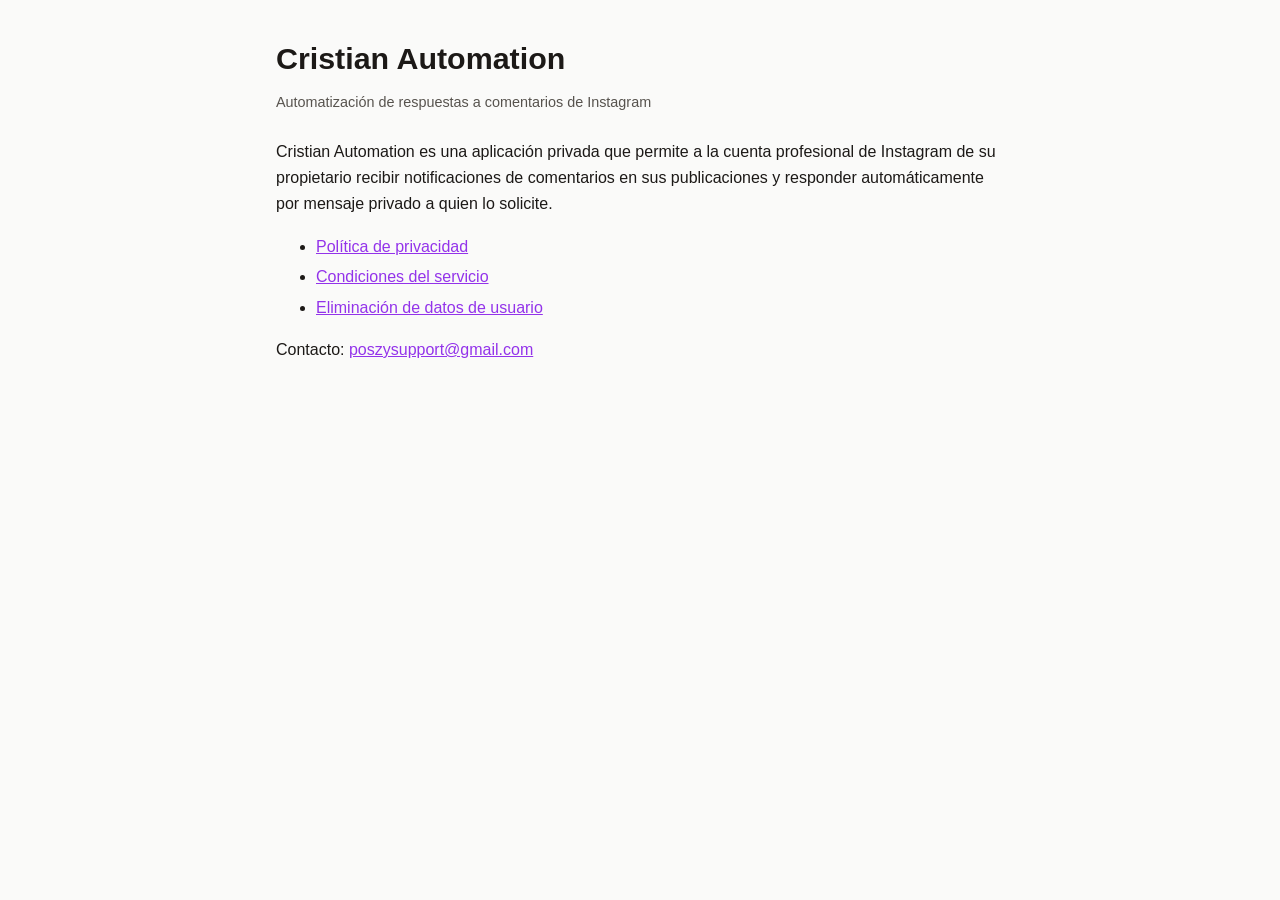
<file: index.html>
<!doctype html><html lang="es"><head><meta charset="utf-8"><meta name="viewport" content="width=device-width,initial-scale=1">
<title>Cristian Automation</title><link rel="stylesheet" href="style.css"></head><body><main>
<h1>Cristian Automation</h1><p class="meta">Automatización de respuestas a comentarios de Instagram</p>
<p>Cristian Automation es una aplicación privada que permite a la cuenta profesional de Instagram de su propietario recibir notificaciones de comentarios en sus publicaciones y responder automáticamente por mensaje privado a quien lo solicite.</p>
<ul><li><a href="privacy.html">Política de privacidad</a></li><li><a href="terms.html">Condiciones del servicio</a></li><li><a href="data-deletion.html">Eliminación de datos de usuario</a></li></ul>
<p>Contacto: <a href="mailto:poszysupport@gmail.com">poszysupport@gmail.com</a></p>
</main></body></html>
</file>
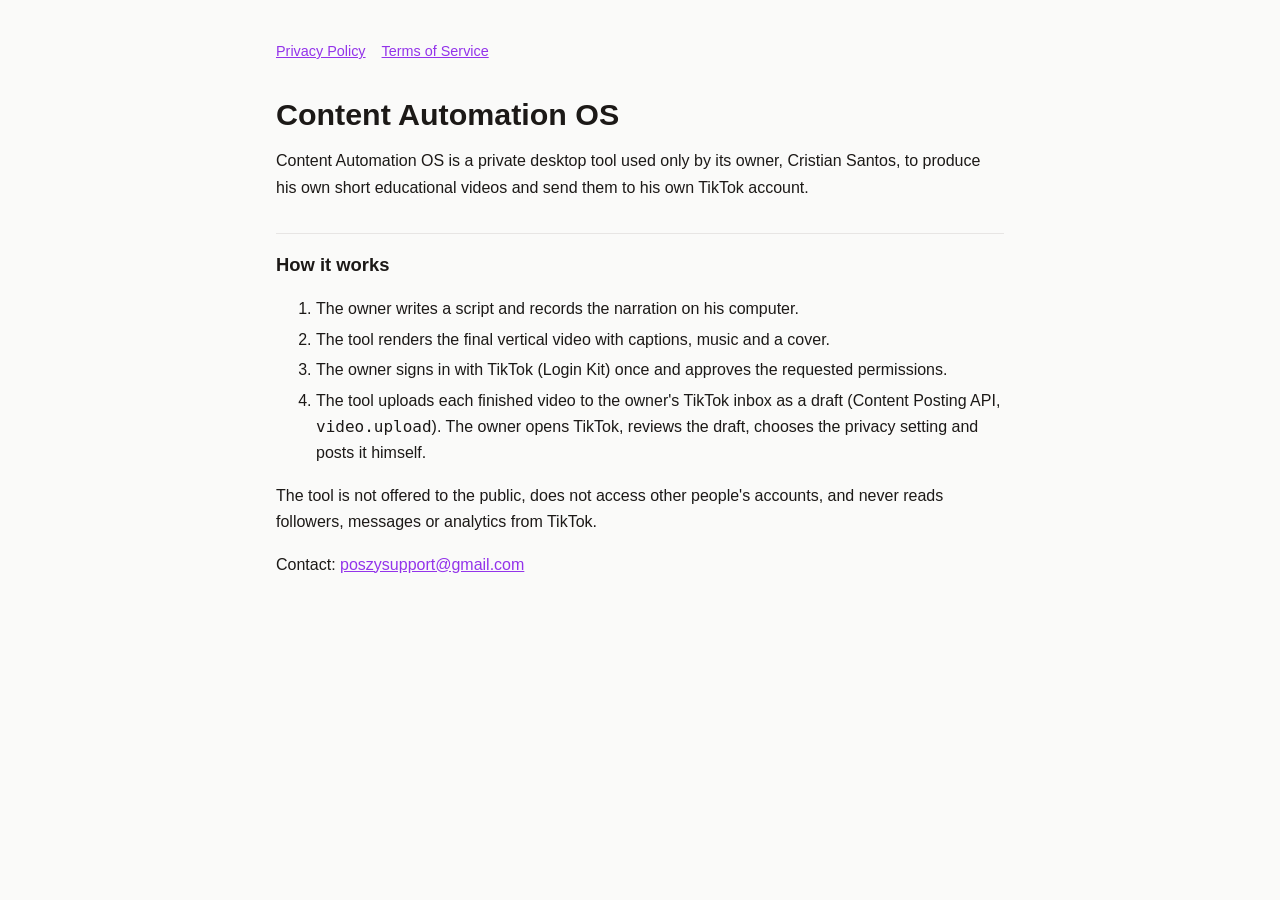
<file: tiktok/index.html>
<!doctype html><html lang="en"><head><meta charset="utf-8"><meta name="viewport" content="width=device-width,initial-scale=1">
<title>Content Automation OS</title><link rel="stylesheet" href="../style.css"></head><body><main>
<nav><a href="privacy/">Privacy Policy</a><a href="terms/">Terms of Service</a></nav>
<h1>Content Automation OS</h1>
<p>Content Automation OS is a private desktop tool used only by its owner, Cristian Santos, to produce his own short educational videos and send them to his own TikTok account.</p>
<h2>How it works</h2>
<ol>
<li>The owner writes a script and records the narration on his computer.</li>
<li>The tool renders the final vertical video with captions, music and a cover.</li>
<li>The owner signs in with TikTok (Login Kit) once and approves the requested permissions.</li>
<li>The tool uploads each finished video to the owner's TikTok inbox as a draft (Content Posting API, <code>video.upload</code>). The owner opens TikTok, reviews the draft, chooses the privacy setting and posts it himself.</li>
</ol>
<p>The tool is not offered to the public, does not access other people's accounts, and never reads followers, messages or analytics from TikTok.</p>
<p>Contact: <a href="mailto:poszysupport@gmail.com">poszysupport@gmail.com</a></p>
</main></body></html>
</file>
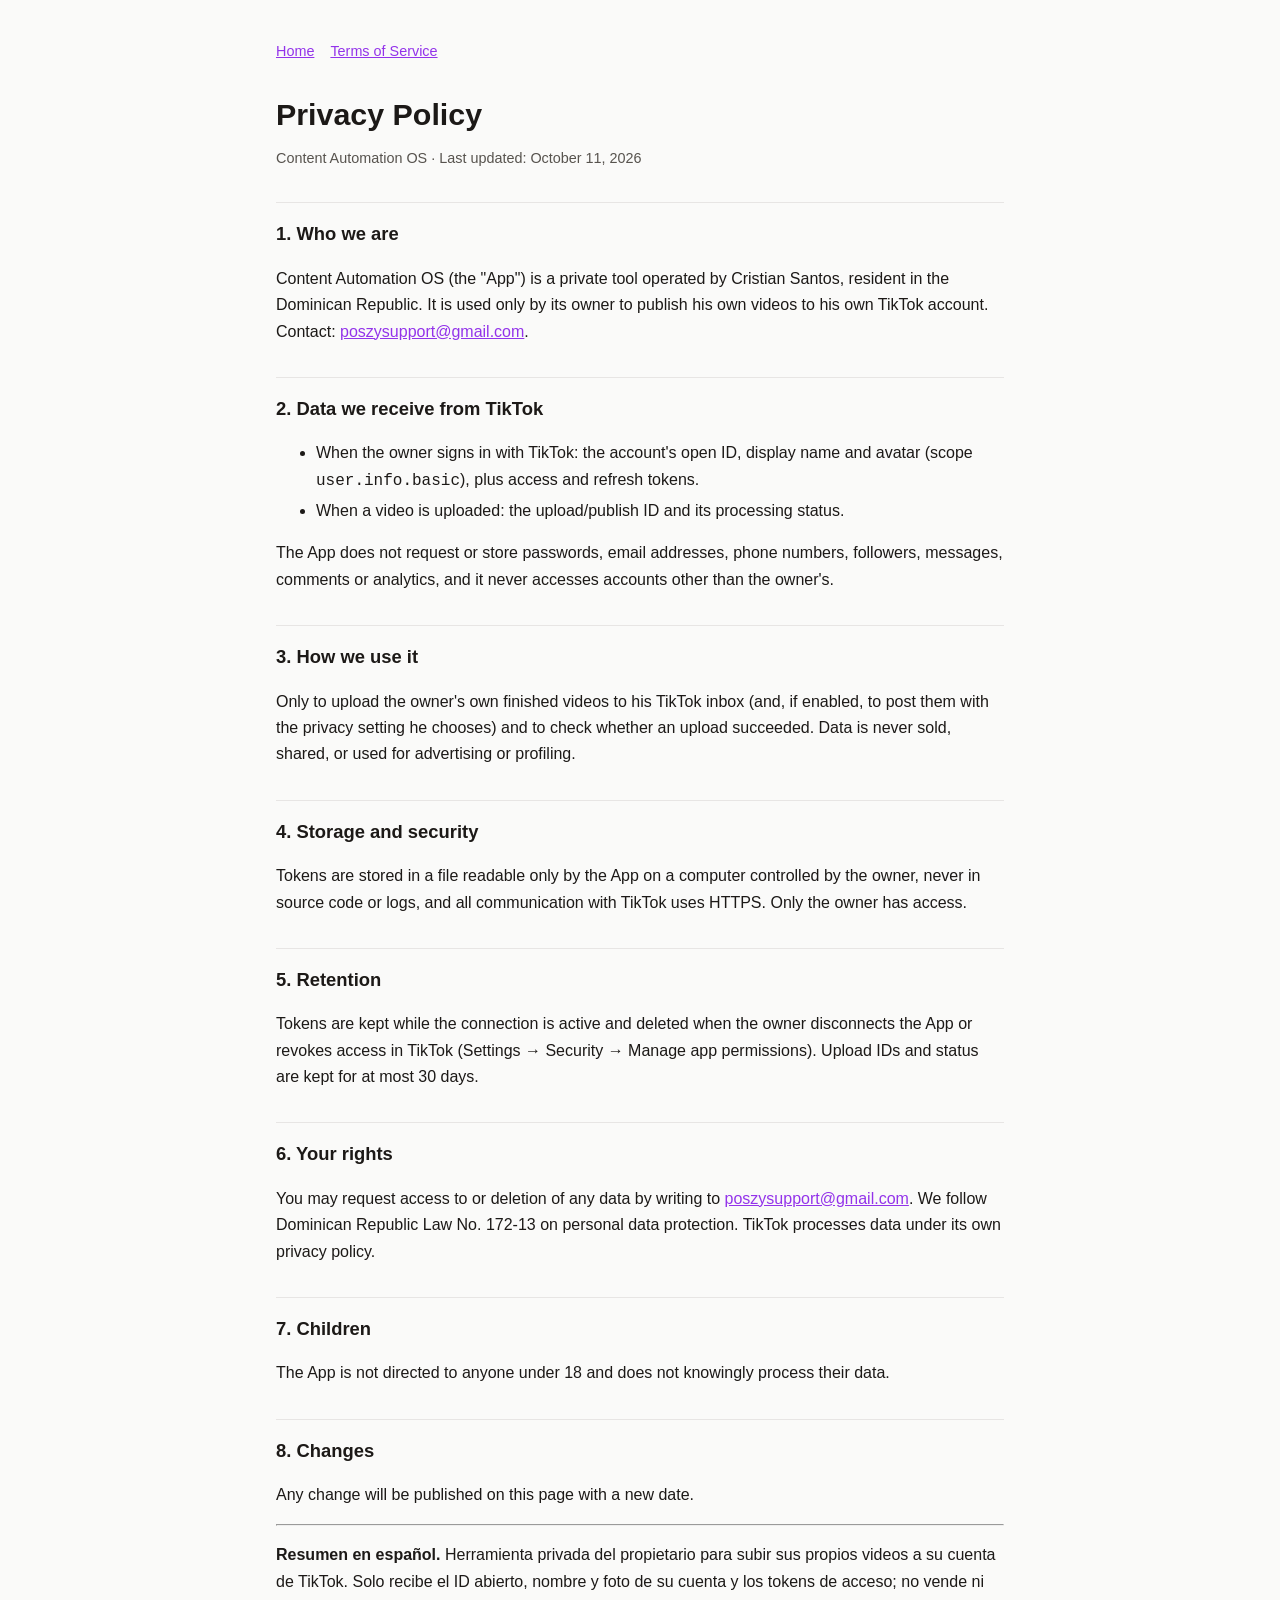
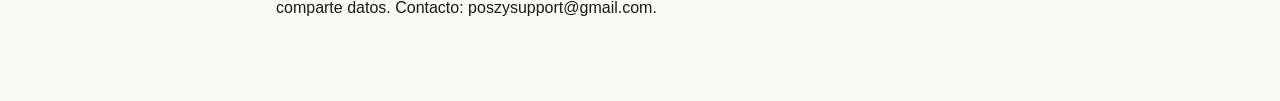
<file: tiktok/privacy/index.html>
<!doctype html><html lang="en"><head><meta charset="utf-8"><meta name="viewport" content="width=device-width,initial-scale=1">
<title>Privacy Policy — Content Automation OS</title><link rel="stylesheet" href="../../style.css"></head><body><main>
<nav><a href="../">Home</a><a href="../terms/">Terms of Service</a></nav>
<h1>Privacy Policy</h1><p class="meta">Content Automation OS · Last updated: October 11, 2026</p>
<h2>1. Who we are</h2>
<p>Content Automation OS (the "App") is a private tool operated by Cristian Santos, resident in the Dominican Republic. It is used only by its owner to publish his own videos to his own TikTok account. Contact: <a href="mailto:poszysupport@gmail.com">poszysupport@gmail.com</a>.</p>
<h2>2. Data we receive from TikTok</h2>
<ul>
<li>When the owner signs in with TikTok: the account's open ID, display name and avatar (scope <code>user.info.basic</code>), plus access and refresh tokens.</li>
<li>When a video is uploaded: the upload/publish ID and its processing status.</li>
</ul>
<p>The App does not request or store passwords, email addresses, phone numbers, followers, messages, comments or analytics, and it never accesses accounts other than the owner's.</p>
<h2>3. How we use it</h2>
<p>Only to upload the owner's own finished videos to his TikTok inbox (and, if enabled, to post them with the privacy setting he chooses) and to check whether an upload succeeded. Data is never sold, shared, or used for advertising or profiling.</p>
<h2>4. Storage and security</h2>
<p>Tokens are stored in a file readable only by the App on a computer controlled by the owner, never in source code or logs, and all communication with TikTok uses HTTPS. Only the owner has access.</p>
<h2>5. Retention</h2>
<p>Tokens are kept while the connection is active and deleted when the owner disconnects the App or revokes access in TikTok (Settings → Security → Manage app permissions). Upload IDs and status are kept for at most 30 days.</p>
<h2>6. Your rights</h2>
<p>You may request access to or deletion of any data by writing to <a href="mailto:poszysupport@gmail.com">poszysupport@gmail.com</a>. We follow Dominican Republic Law No. 172-13 on personal data protection. TikTok processes data under its own privacy policy.</p>
<h2>7. Children</h2>
<p>The App is not directed to anyone under 18 and does not knowingly process their data.</p>
<h2>8. Changes</h2>
<p>Any change will be published on this page with a new date.</p>
<hr><p><strong>Resumen en español.</strong> Herramienta privada del propietario para subir sus propios videos a su cuenta de TikTok. Solo recibe el ID abierto, nombre y foto de su cuenta y los tokens de acceso; no vende ni comparte datos. Contacto: poszysupport@gmail.com.</p>
</main></body></html>
</file>
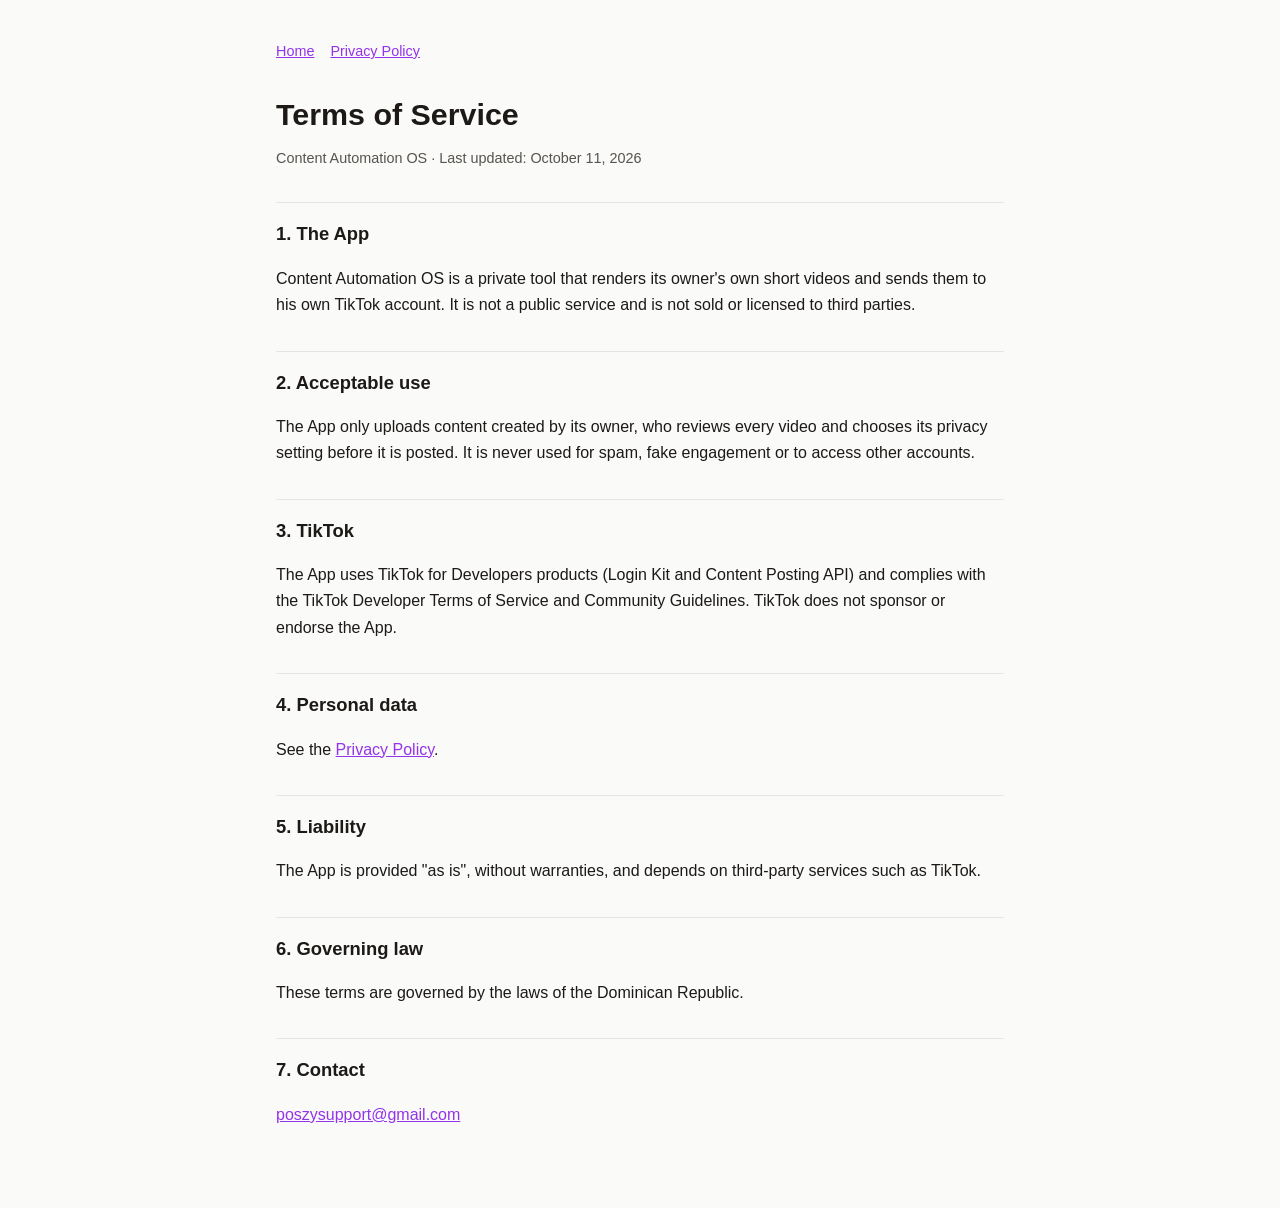
<file: tiktok/terms/index.html>
<!doctype html><html lang="en"><head><meta charset="utf-8"><meta name="viewport" content="width=device-width,initial-scale=1">
<title>Terms of Service — Content Automation OS</title><link rel="stylesheet" href="../../style.css"></head><body><main>
<nav><a href="../">Home</a><a href="../privacy/">Privacy Policy</a></nav>
<h1>Terms of Service</h1><p class="meta">Content Automation OS · Last updated: October 11, 2026</p>
<h2>1. The App</h2>
<p>Content Automation OS is a private tool that renders its owner's own short videos and sends them to his own TikTok account. It is not a public service and is not sold or licensed to third parties.</p>
<h2>2. Acceptable use</h2>
<p>The App only uploads content created by its owner, who reviews every video and chooses its privacy setting before it is posted. It is never used for spam, fake engagement or to access other accounts.</p>
<h2>3. TikTok</h2>
<p>The App uses TikTok for Developers products (Login Kit and Content Posting API) and complies with the TikTok Developer Terms of Service and Community Guidelines. TikTok does not sponsor or endorse the App.</p>
<h2>4. Personal data</h2>
<p>See the <a href="../privacy/">Privacy Policy</a>.</p>
<h2>5. Liability</h2>
<p>The App is provided "as is", without warranties, and depends on third-party services such as TikTok.</p>
<h2>6. Governing law</h2>
<p>These terms are governed by the laws of the Dominican Republic.</p>
<h2>7. Contact</h2>
<p><a href="mailto:poszysupport@gmail.com">poszysupport@gmail.com</a></p>
</main></body></html>
</file>
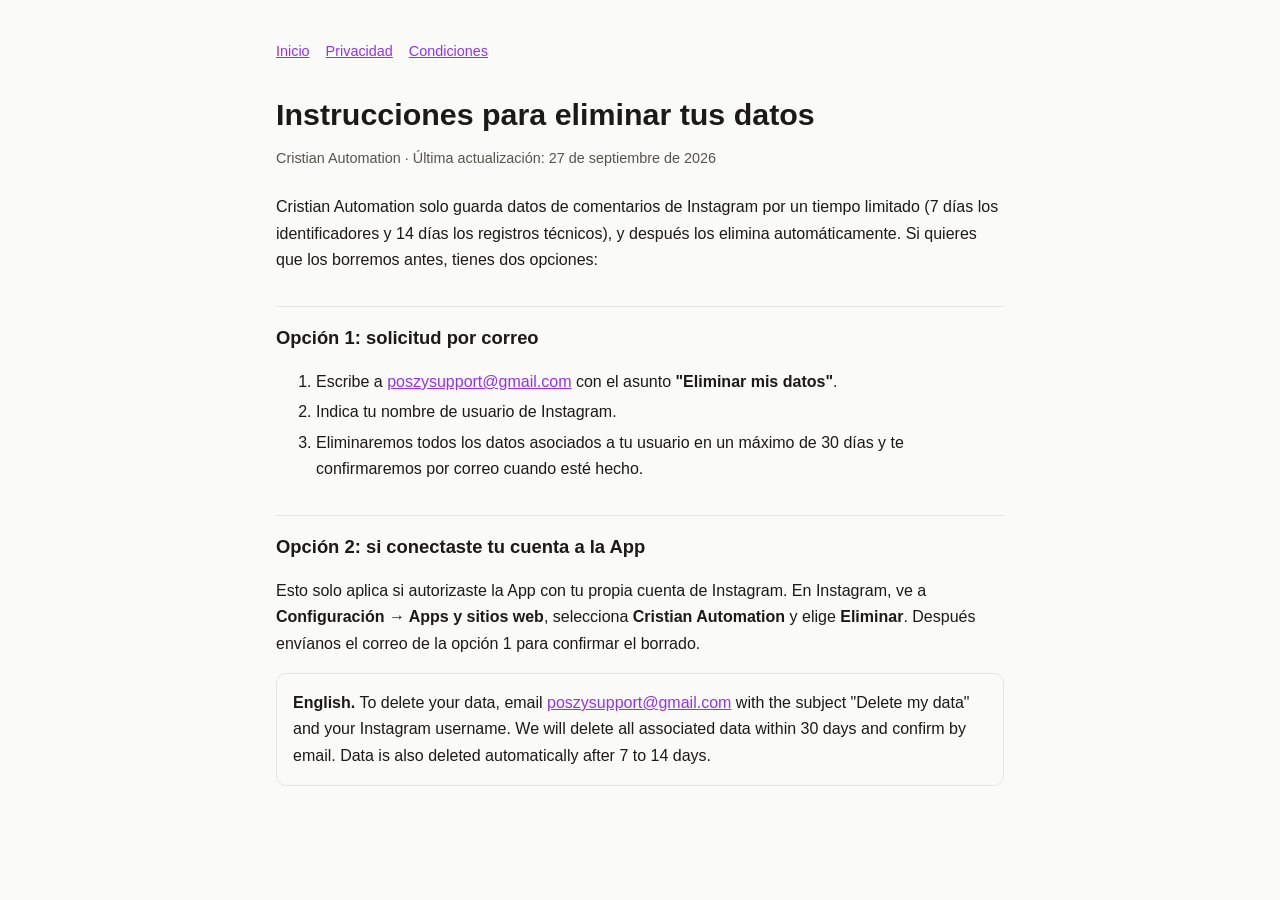
<file: data-deletion.html>
<!doctype html><html lang="es"><head><meta charset="utf-8"><meta name="viewport" content="width=device-width,initial-scale=1">
<title>Eliminación de datos</title><link rel="stylesheet" href="style.css"></head><body><main>
<nav><a href="index.html">Inicio</a><a href="privacy.html">Privacidad</a><a href="terms.html">Condiciones</a></nav>
<h1>Instrucciones para eliminar tus datos</h1><p class="meta">Cristian Automation · Última actualización: 27 de septiembre de 2026</p>

<p>Cristian Automation solo guarda datos de comentarios de Instagram por un tiempo limitado (7 días los identificadores y 14 días los registros técnicos), y después los elimina automáticamente. Si quieres que los borremos antes, tienes dos opciones:</p>

<h2>Opción 1: solicitud por correo</h2>
<ol>
<li>Escribe a <a href="mailto:poszysupport@gmail.com?subject=Eliminar%20mis%20datos">poszysupport@gmail.com</a> con el asunto <strong>"Eliminar mis datos"</strong>.</li>
<li>Indica tu nombre de usuario de Instagram.</li>
<li>Eliminaremos todos los datos asociados a tu usuario en un máximo de 30 días y te confirmaremos por correo cuando esté hecho.</li>
</ol>

<h2>Opción 2: si conectaste tu cuenta a la App</h2>
<p>Esto solo aplica si autorizaste la App con tu propia cuenta de Instagram. En Instagram, ve a <strong>Configuración → Apps y sitios web</strong>, selecciona <strong>Cristian Automation</strong> y elige <strong>Eliminar</strong>. Después envíanos el correo de la opción 1 para confirmar el borrado.</p>

<div class="box"><strong>English.</strong> To delete your data, email <a href="mailto:poszysupport@gmail.com?subject=Delete%20my%20data">poszysupport@gmail.com</a> with the subject "Delete my data" and your Instagram username. We will delete all associated data within 30 days and confirm by email. Data is also deleted automatically after 7 to 14 days.</div>
</main></body></html>
</file>
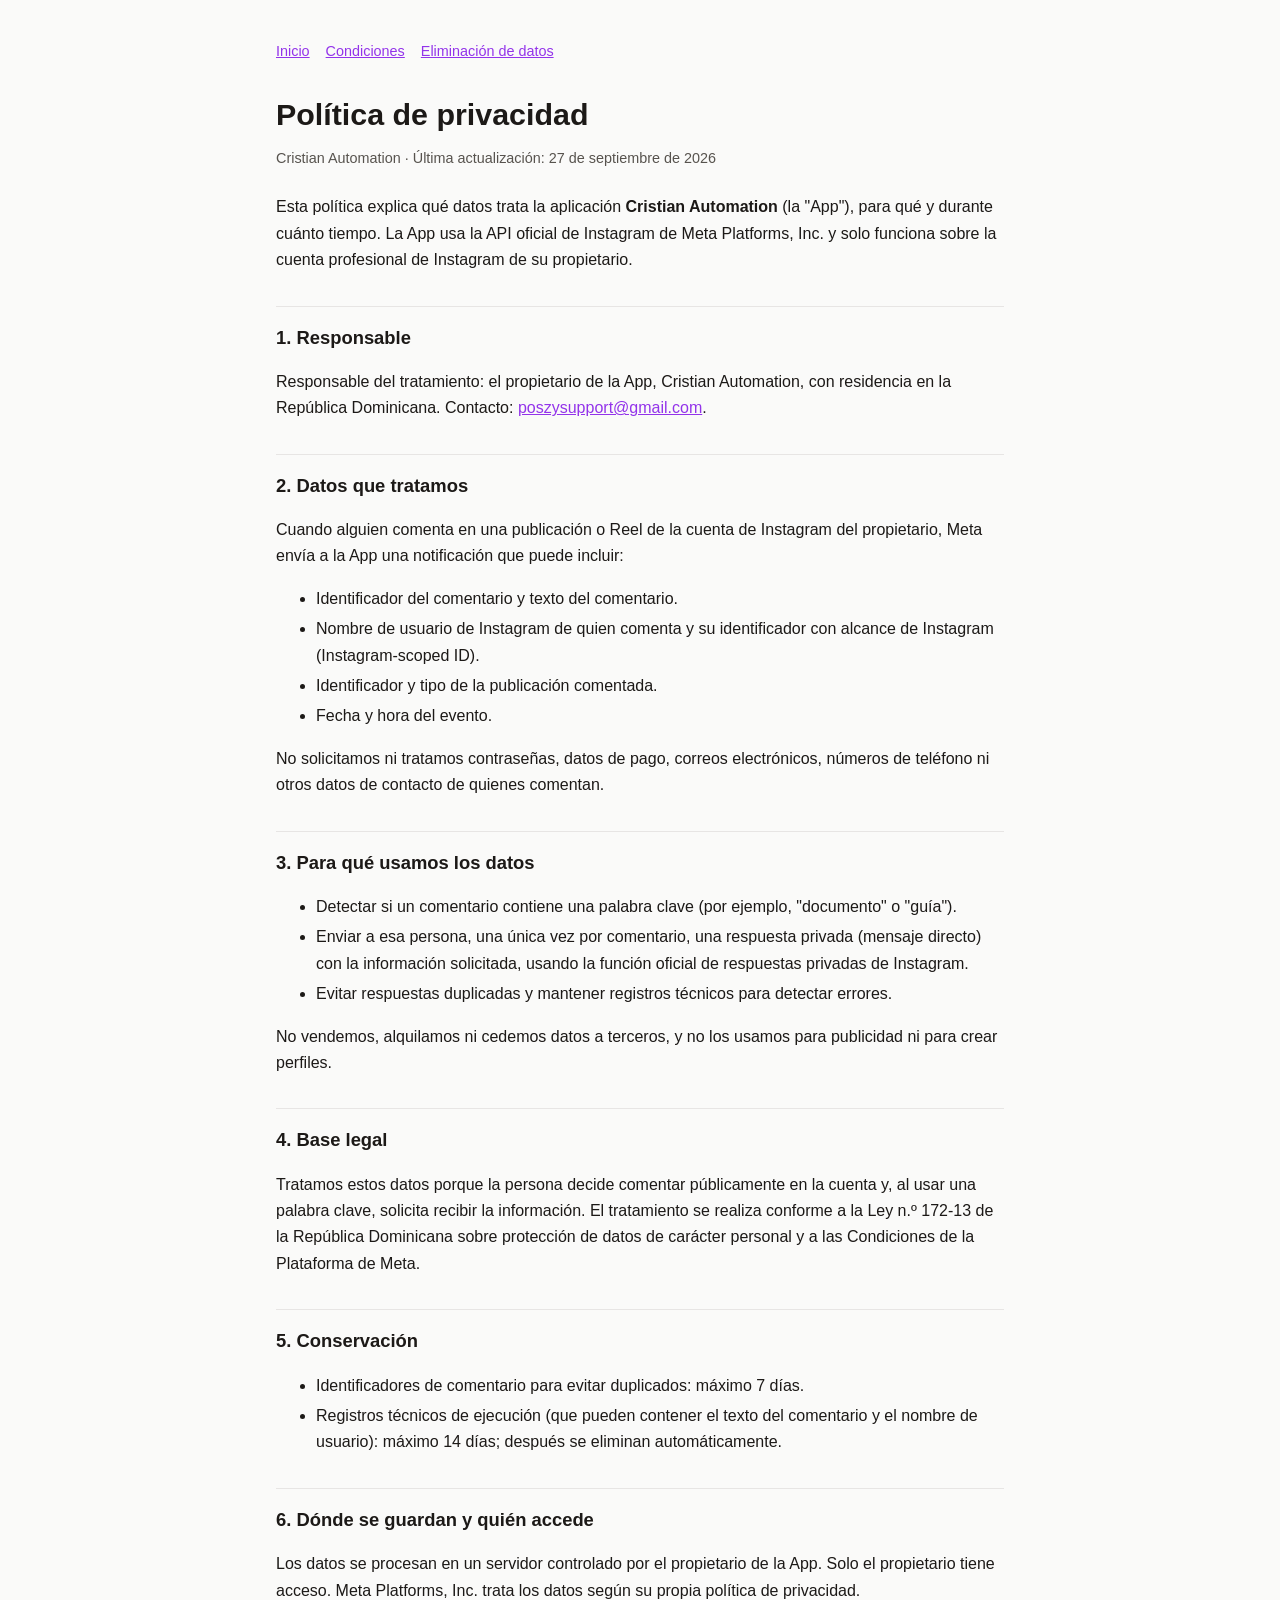
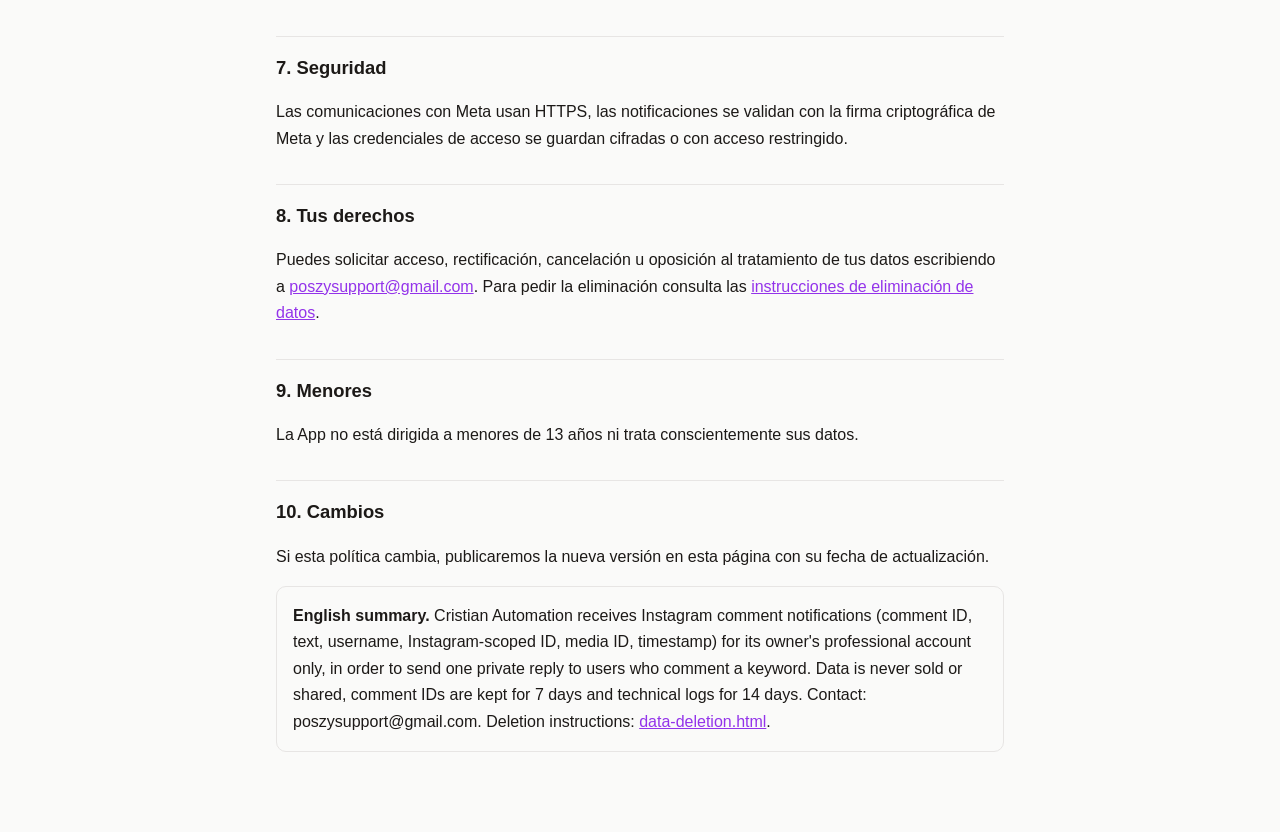
<file: privacy.html>
<!doctype html><html lang="es"><head><meta charset="utf-8"><meta name="viewport" content="width=device-width,initial-scale=1">
<title>Política de privacidad</title><link rel="stylesheet" href="style.css"></head><body><main>
<nav><a href="index.html">Inicio</a><a href="terms.html">Condiciones</a><a href="data-deletion.html">Eliminación de datos</a></nav>
<h1>Política de privacidad</h1><p class="meta">Cristian Automation · Última actualización: 27 de septiembre de 2026</p>

<p>Esta política explica qué datos trata la aplicación <strong>Cristian Automation</strong> (la "App"), para qué y durante cuánto tiempo. La App usa la API oficial de Instagram de Meta Platforms, Inc. y solo funciona sobre la cuenta profesional de Instagram de su propietario.</p>

<h2>1. Responsable</h2>
<p>Responsable del tratamiento: el propietario de la App, Cristian Automation, con residencia en la República Dominicana. Contacto: <a href="mailto:poszysupport@gmail.com">poszysupport@gmail.com</a>.</p>

<h2>2. Datos que tratamos</h2>
<p>Cuando alguien comenta en una publicación o Reel de la cuenta de Instagram del propietario, Meta envía a la App una notificación que puede incluir:</p>
<ul>
<li>Identificador del comentario y texto del comentario.</li>
<li>Nombre de usuario de Instagram de quien comenta y su identificador con alcance de Instagram (Instagram-scoped ID).</li>
<li>Identificador y tipo de la publicación comentada.</li>
<li>Fecha y hora del evento.</li>
</ul>
<p>No solicitamos ni tratamos contraseñas, datos de pago, correos electrónicos, números de teléfono ni otros datos de contacto de quienes comentan.</p>

<h2>3. Para qué usamos los datos</h2>
<ul>
<li>Detectar si un comentario contiene una palabra clave (por ejemplo, "documento" o "guía").</li>
<li>Enviar a esa persona, una única vez por comentario, una respuesta privada (mensaje directo) con la información solicitada, usando la función oficial de respuestas privadas de Instagram.</li>
<li>Evitar respuestas duplicadas y mantener registros técnicos para detectar errores.</li>
</ul>
<p>No vendemos, alquilamos ni cedemos datos a terceros, y no los usamos para publicidad ni para crear perfiles.</p>

<h2>4. Base legal</h2>
<p>Tratamos estos datos porque la persona decide comentar públicamente en la cuenta y, al usar una palabra clave, solicita recibir la información. El tratamiento se realiza conforme a la Ley n.º 172-13 de la República Dominicana sobre protección de datos de carácter personal y a las Condiciones de la Plataforma de Meta.</p>

<h2>5. Conservación</h2>
<ul>
<li>Identificadores de comentario para evitar duplicados: máximo 7 días.</li>
<li>Registros técnicos de ejecución (que pueden contener el texto del comentario y el nombre de usuario): máximo 14 días; después se eliminan automáticamente.</li>
</ul>

<h2>6. Dónde se guardan y quién accede</h2>
<p>Los datos se procesan en un servidor controlado por el propietario de la App. Solo el propietario tiene acceso. Meta Platforms, Inc. trata los datos según su propia política de privacidad.</p>

<h2>7. Seguridad</h2>
<p>Las comunicaciones con Meta usan HTTPS, las notificaciones se validan con la firma criptográfica de Meta y las credenciales de acceso se guardan cifradas o con acceso restringido.</p>

<h2>8. Tus derechos</h2>
<p>Puedes solicitar acceso, rectificación, cancelación u oposición al tratamiento de tus datos escribiendo a <a href="mailto:poszysupport@gmail.com">poszysupport@gmail.com</a>. Para pedir la eliminación consulta las <a href="data-deletion.html">instrucciones de eliminación de datos</a>.</p>

<h2>9. Menores</h2>
<p>La App no está dirigida a menores de 13 años ni trata conscientemente sus datos.</p>

<h2>10. Cambios</h2>
<p>Si esta política cambia, publicaremos la nueva versión en esta página con su fecha de actualización.</p>

<div class="box"><strong>English summary.</strong> Cristian Automation receives Instagram comment notifications (comment ID, text, username, Instagram-scoped ID, media ID, timestamp) for its owner's professional account only, in order to send one private reply to users who comment a keyword. Data is never sold or shared, comment IDs are kept for 7 days and technical logs for 14 days. Contact: poszysupport@gmail.com. Deletion instructions: <a href="data-deletion.html">data-deletion.html</a>.</div>
</main></body></html>
</file>
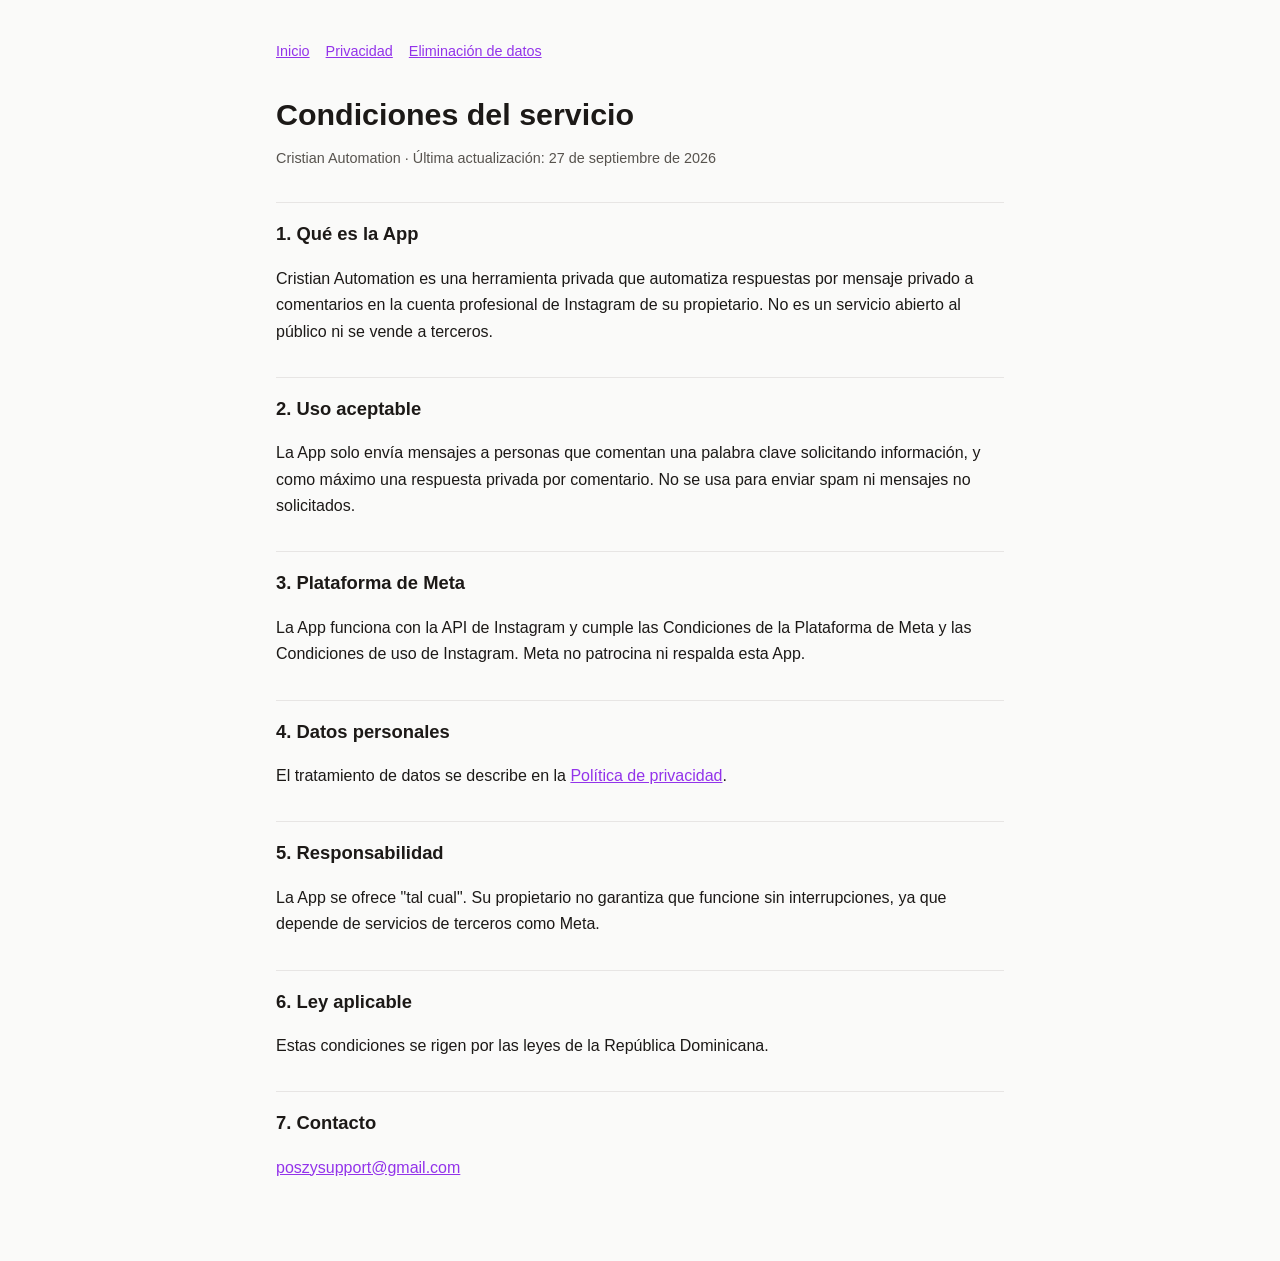
<file: terms.html>
<!doctype html><html lang="es"><head><meta charset="utf-8"><meta name="viewport" content="width=device-width,initial-scale=1">
<title>Condiciones del servicio</title><link rel="stylesheet" href="style.css"></head><body><main>
<nav><a href="index.html">Inicio</a><a href="privacy.html">Privacidad</a><a href="data-deletion.html">Eliminación de datos</a></nav>
<h1>Condiciones del servicio</h1><p class="meta">Cristian Automation · Última actualización: 27 de septiembre de 2026</p>
<h2>1. Qué es la App</h2>
<p>Cristian Automation es una herramienta privada que automatiza respuestas por mensaje privado a comentarios en la cuenta profesional de Instagram de su propietario. No es un servicio abierto al público ni se vende a terceros.</p>
<h2>2. Uso aceptable</h2>
<p>La App solo envía mensajes a personas que comentan una palabra clave solicitando información, y como máximo una respuesta privada por comentario. No se usa para enviar spam ni mensajes no solicitados.</p>
<h2>3. Plataforma de Meta</h2>
<p>La App funciona con la API de Instagram y cumple las Condiciones de la Plataforma de Meta y las Condiciones de uso de Instagram. Meta no patrocina ni respalda esta App.</p>
<h2>4. Datos personales</h2>
<p>El tratamiento de datos se describe en la <a href="privacy.html">Política de privacidad</a>.</p>
<h2>5. Responsabilidad</h2>
<p>La App se ofrece "tal cual". Su propietario no garantiza que funcione sin interrupciones, ya que depende de servicios de terceros como Meta.</p>
<h2>6. Ley aplicable</h2>
<p>Estas condiciones se rigen por las leyes de la República Dominicana.</p>
<h2>7. Contacto</h2>
<p><a href="mailto:poszysupport@gmail.com">poszysupport@gmail.com</a></p>
</main></body></html>
</file>
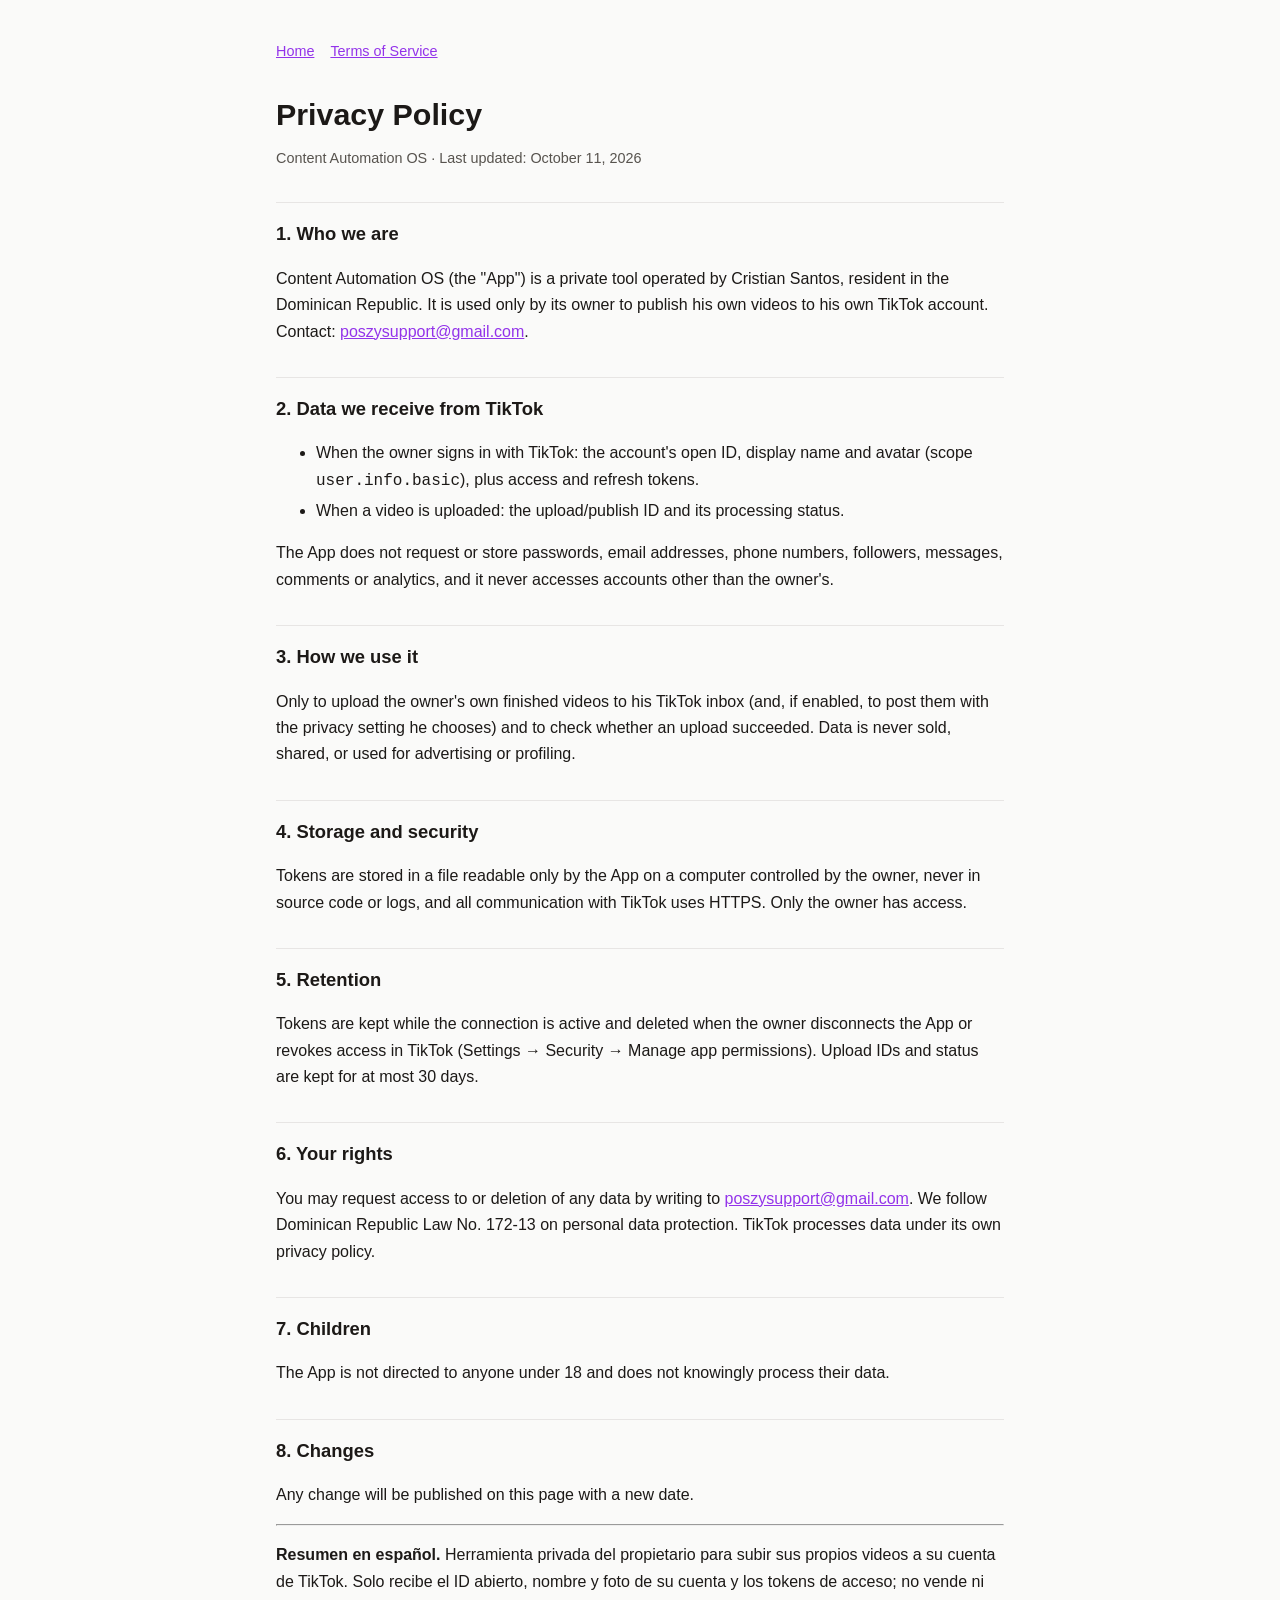
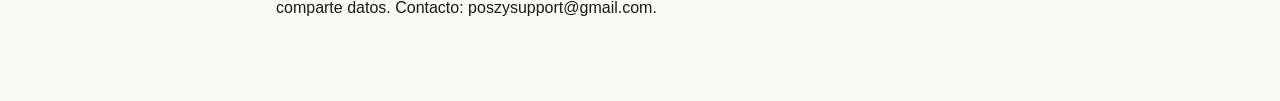
<file: tiktok/privacy.html>
<!doctype html><html lang="en"><head><meta charset="utf-8"><meta name="viewport" content="width=device-width,initial-scale=1">
<title>Privacy Policy — Content Automation OS</title><link rel="stylesheet" href="../style.css"></head><body><main>
<nav><a href="./">Home</a><a href="terms/">Terms of Service</a></nav>
<h1>Privacy Policy</h1><p class="meta">Content Automation OS · Last updated: October 11, 2026</p>
<h2>1. Who we are</h2>
<p>Content Automation OS (the "App") is a private tool operated by Cristian Santos, resident in the Dominican Republic. It is used only by its owner to publish his own videos to his own TikTok account. Contact: <a href="mailto:poszysupport@gmail.com">poszysupport@gmail.com</a>.</p>
<h2>2. Data we receive from TikTok</h2>
<ul>
<li>When the owner signs in with TikTok: the account's open ID, display name and avatar (scope <code>user.info.basic</code>), plus access and refresh tokens.</li>
<li>When a video is uploaded: the upload/publish ID and its processing status.</li>
</ul>
<p>The App does not request or store passwords, email addresses, phone numbers, followers, messages, comments or analytics, and it never accesses accounts other than the owner's.</p>
<h2>3. How we use it</h2>
<p>Only to upload the owner's own finished videos to his TikTok inbox (and, if enabled, to post them with the privacy setting he chooses) and to check whether an upload succeeded. Data is never sold, shared, or used for advertising or profiling.</p>
<h2>4. Storage and security</h2>
<p>Tokens are stored in a file readable only by the App on a computer controlled by the owner, never in source code or logs, and all communication with TikTok uses HTTPS. Only the owner has access.</p>
<h2>5. Retention</h2>
<p>Tokens are kept while the connection is active and deleted when the owner disconnects the App or revokes access in TikTok (Settings → Security → Manage app permissions). Upload IDs and status are kept for at most 30 days.</p>
<h2>6. Your rights</h2>
<p>You may request access to or deletion of any data by writing to <a href="mailto:poszysupport@gmail.com">poszysupport@gmail.com</a>. We follow Dominican Republic Law No. 172-13 on personal data protection. TikTok processes data under its own privacy policy.</p>
<h2>7. Children</h2>
<p>The App is not directed to anyone under 18 and does not knowingly process their data.</p>
<h2>8. Changes</h2>
<p>Any change will be published on this page with a new date.</p>
<hr><p><strong>Resumen en español.</strong> Herramienta privada del propietario para subir sus propios videos a su cuenta de TikTok. Solo recibe el ID abierto, nombre y foto de su cuenta y los tokens de acceso; no vende ni comparte datos. Contacto: poszysupport@gmail.com.</p>
</main></body></html>
</file>
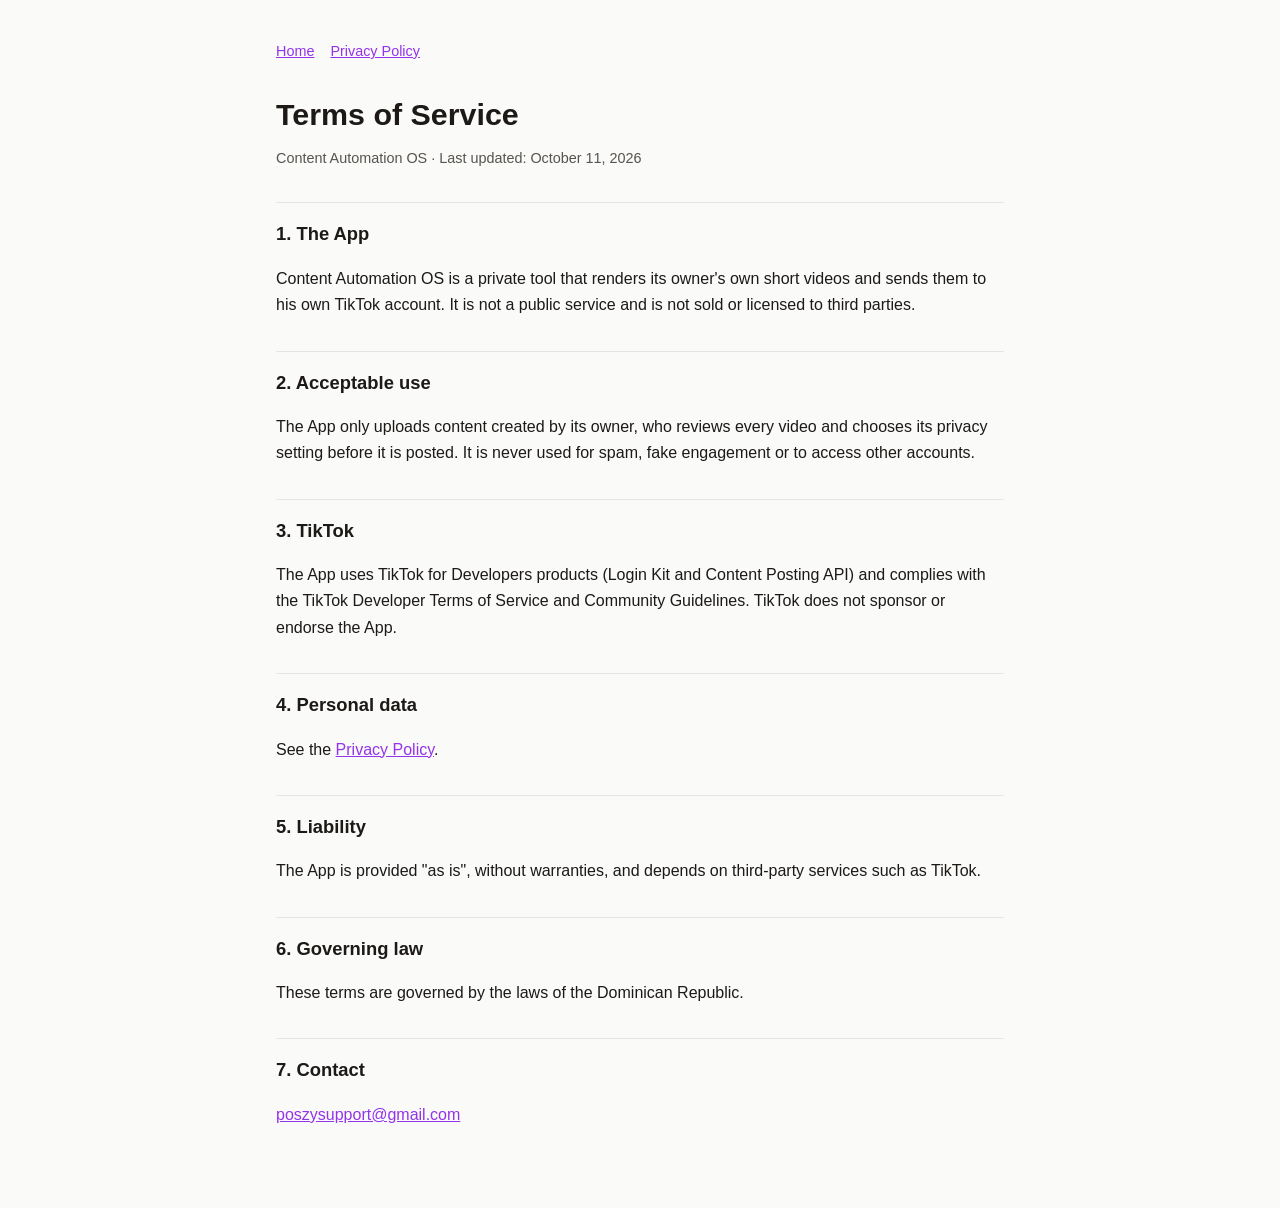
<file: tiktok/terms.html>
<!doctype html><html lang="en"><head><meta charset="utf-8"><meta name="viewport" content="width=device-width,initial-scale=1">
<title>Terms of Service — Content Automation OS</title><link rel="stylesheet" href="../style.css"></head><body><main>
<nav><a href="./">Home</a><a href="privacy/">Privacy Policy</a></nav>
<h1>Terms of Service</h1><p class="meta">Content Automation OS · Last updated: October 11, 2026</p>
<h2>1. The App</h2>
<p>Content Automation OS is a private tool that renders its owner's own short videos and sends them to his own TikTok account. It is not a public service and is not sold or licensed to third parties.</p>
<h2>2. Acceptable use</h2>
<p>The App only uploads content created by its owner, who reviews every video and chooses its privacy setting before it is posted. It is never used for spam, fake engagement or to access other accounts.</p>
<h2>3. TikTok</h2>
<p>The App uses TikTok for Developers products (Login Kit and Content Posting API) and complies with the TikTok Developer Terms of Service and Community Guidelines. TikTok does not sponsor or endorse the App.</p>
<h2>4. Personal data</h2>
<p>See the <a href="privacy/">Privacy Policy</a>.</p>
<h2>5. Liability</h2>
<p>The App is provided "as is", without warranties, and depends on third-party services such as TikTok.</p>
<h2>6. Governing law</h2>
<p>These terms are governed by the laws of the Dominican Republic.</p>
<h2>7. Contact</h2>
<p><a href="mailto:poszysupport@gmail.com">poszysupport@gmail.com</a></p>
</main></body></html>
</file>
<file: style.css>
:root{--bg:#fafaf9;--fg:#1c1917;--muted:#57534e;--line:#e7e5e4;--accent:#9333ea}
@media (prefers-color-scheme:dark){:root{--bg:#0c0a09;--fg:#f5f5f4;--muted:#a8a29e;--line:#292524;--accent:#c084fc}}
*{box-sizing:border-box}body{margin:0;background:var(--bg);color:var(--fg);font:16px/1.65 -apple-system,BlinkMacSystemFont,"Segoe UI",Roboto,sans-serif}
main{max-width:760px;margin:0 auto;padding:40px 16px 64px}h1{font-size:1.9rem;line-height:1.2;margin:0 0 4px}
h2{font-size:1.15rem;margin:32px 0 8px;padding-top:16px;border-top:1px solid var(--line)}.meta{color:var(--muted);font-size:.9rem;margin-bottom:24px}
a{color:var(--accent)}nav{display:flex;gap:16px;flex-wrap:wrap;font-size:.9rem;margin-bottom:32px}li{margin:4px 0}
.box{border:1px solid var(--line);border-radius:10px;padding:16px;margin:16px 0}
</file>
